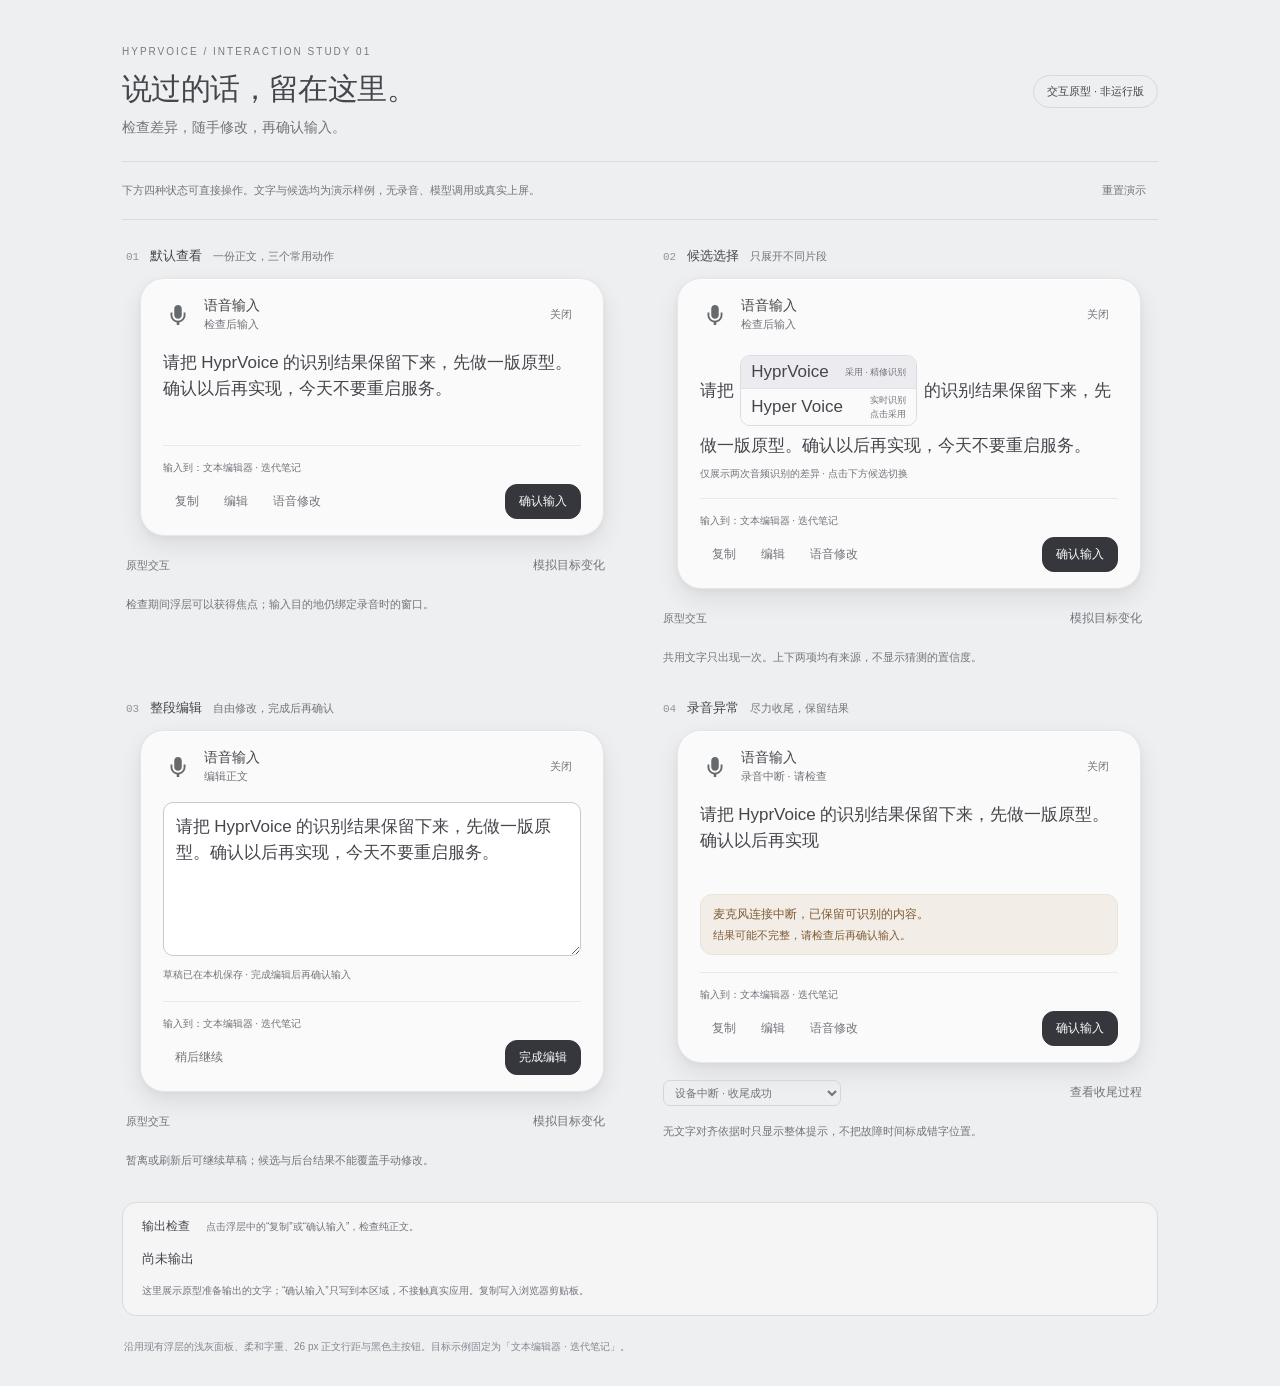
<file: docs/result-review-prototype/index.html>
<!doctype html>
<html lang="zh-CN">
<meta charset="utf-8">
<meta name="viewport" content="width=device-width,initial-scale=1">
<title>HyprVoice · 结果检查原型</title>
<link rel="stylesheet" href="style.css">
<body>
<main>
  <header class="page-header">
    <div><p class="eyebrow">HYPRVOICE / INTERACTION STUDY 01</p><h1>说过的话，留在这里。</h1><p class="intro">检查差异，随手修改，再确认输入。</p></div>
    <span class="prototype-label">交互原型 · 非运行版</span>
  </header>
  <div class="demo-bar"><p>下方四种状态可直接操作。文字与候选均为演示样例，无录音、模型调用或真实上屏。</p><button id="reset">重置演示</button></div>
  <div class="board" id="board"></div>
  <section class="output" aria-label="原型输出检查"><div class="output-heading"><h2>输出检查</h2><span id="output-status" role="status">点击浮层中的“复制”或“确认输入”，检查纯正文。</span></div><pre id="output-text">尚未输出</pre><p>这里展示原型准备输出的文字；“确认输入”只写到本区域，不接触真实应用。复制写入浏览器剪贴板。</p></section>
  <footer class="page-footer">沿用现有浮层的浅灰面板、柔和字重、26 px 正文行距与黑色主按钮。目标示例固定为「文本编辑器 · 迭代笔记」。</footer>
</main>
<script src="prototype.js"></script>
</body>
</html>
</file>
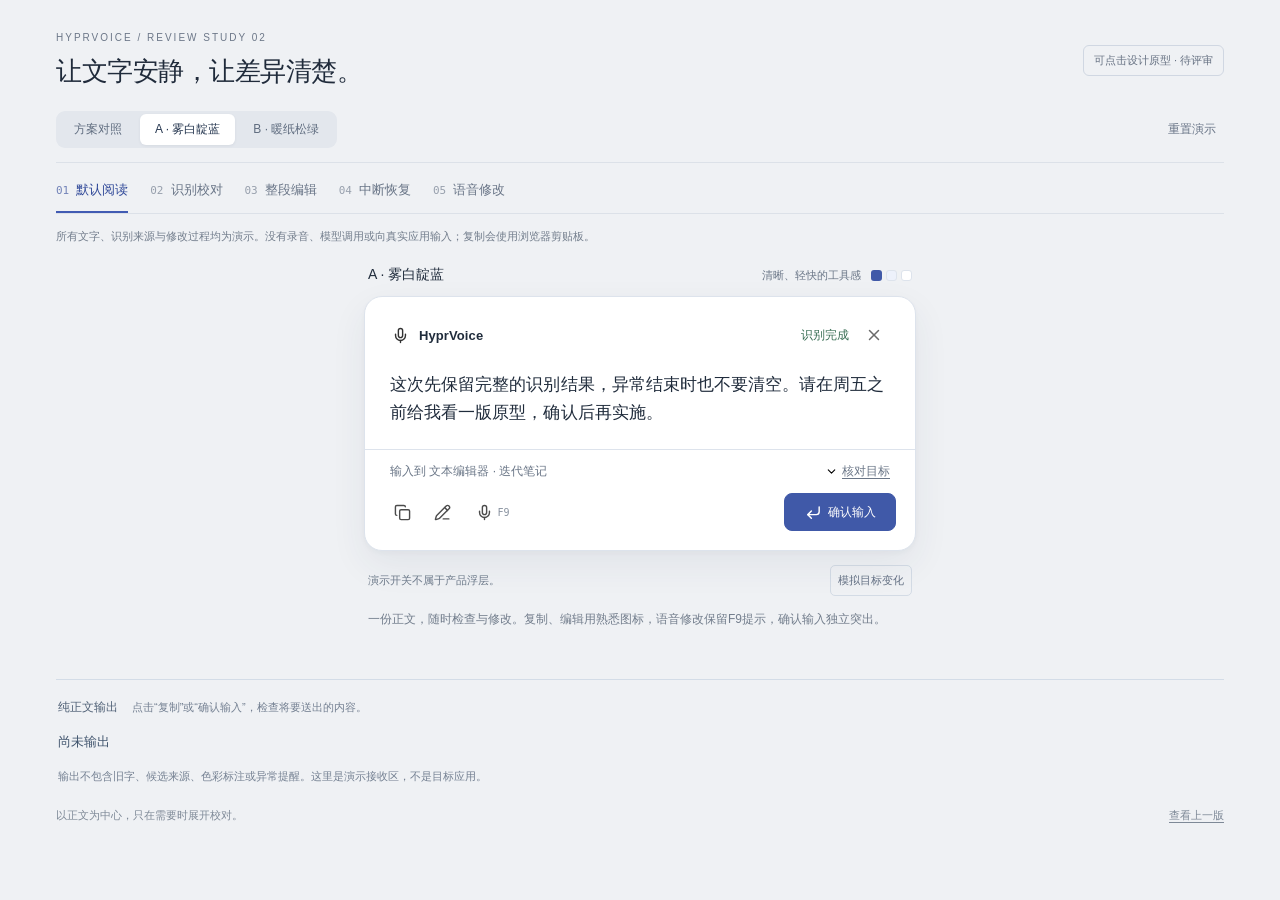
<file: docs/result-review-prototype/v2/index.html>
<!doctype html>
<html lang="zh-CN"><head><meta charset="utf-8"><meta name="viewport" content="width=device-width,initial-scale=1"><title>HyprVoice · 细读与校对 / 第二版</title><link rel="stylesheet" href="style.css?v=02-compact-final"></head>
<body><main>
<header class="studio-header"><div><p class="eyebrow">HYPRVOICE / REVIEW STUDY 02</p><h1>让文字安静，让差异清楚。</h1></div><span class="prototype-label">可点击设计原型 · 待评审</span></header>
<div class="studio-toolbar"><nav class="theme-tabs" aria-label="视觉方案"><button data-theme="compare">方案对照</button><button data-theme="indigo">A · 雾白靛蓝</button><button data-theme="sage">B · 暖纸松绿</button></nav><button class="reset" id="reset">重置演示</button></div>
<nav class="state-tabs" aria-label="体验状态"><button data-state="read"><span>01</span>默认阅读</button><button data-state="asr"><span>02</span>识别校对</button><button data-state="edit"><span>03</span>整段编辑</button><button data-state="error"><span>04</span>中断恢复</button><button data-state="voice"><span>05</span>语音修改</button></nav>
<p class="demo-note">所有文字、识别来源与修改过程均为演示。没有录音、模型调用或向真实应用输入；复制会使用浏览器剪贴板。</p>
<div id="stage"></div>
<section class="inspect" aria-label="原型输出检查"><header><h2>纯正文输出</h2><span id="output-status" role="status">点击“复制”或“确认输入”，检查将要送出的内容。</span></header><p id="output-text">尚未输出</p><p class="fine">输出不包含旧字、候选来源、色彩标注或异常提醒。这里是演示接收区，不是目标应用。</p></section>
<footer class="studio-footer"><span>以正文为中心，只在需要时展开校对。</span><a href="../index.html">查看上一版</a></footer>
</main><script src="prototype.js?v=02-compact-final"></script></body></html>
</file>
<file: docs/result-review-prototype/style.css>
:root{font-family:"Noto Sans CJK SC",sans-serif;color:#45464c;background:#eeeff1;font-synthesis:none;font-weight:400}*{box-sizing:border-box}body{margin:0}button,select,textarea{font:inherit}button{cursor:pointer}button:focus-visible,select:focus-visible,textarea:focus-visible{outline:2px solid #696d7b;outline-offset:3px}button:disabled{opacity:.42;cursor:default}main{max-width:1100px;margin:auto;padding:46px 32px 30px}.page-header{display:flex;justify-content:space-between;align-items:center;gap:20px}.eyebrow{font-size:10px;letter-spacing:2px;color:#797b83;margin:0 0 12px}h1{font-size:30px;font-weight:450;letter-spacing:-.6px;margin:0 0 9px}.intro{font-size:14px;color:#73747b;margin:0}.prototype-label{font-size:11px;border:1px solid #d7d8dd;border-radius:20px;padding:8px 13px;white-space:nowrap}.demo-bar{display:flex;align-items:center;justify-content:space-between;gap:20px;margin:24px 0 27px;padding:12px 0;border-top:1px solid #dadce1;border-bottom:1px solid #dadce1}.demo-bar p{font-size:11px;line-height:19px;color:#73747b;margin:0}button{border:1px solid transparent;background:transparent;border-radius:12px;color:#73747b;padding:8px 11px;font-size:12px;font-weight:500;white-space:nowrap}button:hover:not(:disabled){background:#ececf0;color:#33343a}.demo-bar button{font-size:11px}.board{display:grid;grid-template-columns:repeat(2,minmax(0,1fr));gap:32px 38px}.specimen{min-width:0}.specimen-heading{display:flex;align-items:baseline;gap:11px;margin:0 0 13px 4px}.index{font:11px monospace;color:#92949c}.specimen h2{font-size:13px;font-weight:500;margin:0}.specimen-heading p{font-size:11px;color:#73747b;margin:0}.voice-panel{background:#fafafa;border:1px solid #e5e5eb;border-radius:24px;box-shadow:0 10px 24px #00000015,0 2px 6px #0000000a,inset 0 1px 0 #ffffffd9;padding:18px 22px 16px;max-width:464px;margin:auto}.panel-header{display:flex;align-items:center;gap:11px;margin-bottom:18px}.mic{width:20px;height:20px;margin:0 5px;opacity:.72}.identity{flex:1}.voice-heading{font-size:14px;font-weight:500;margin:0 0 2px}.voice-status{font-size:11px;color:#73747b;margin:0}.close{font-size:11px;padding:6px 8px}.text-body{font-size:17px;font-weight:350;line-height:26px;min-height:78px;max-height:216px;overflow:auto;white-space:pre-wrap;overflow-wrap:anywhere}.text-body p{margin:0}.divider{height:1px;background:#e9e9ed;margin:17px 0 10px;border-radius:1px}.target{font-size:10px;color:#73747b;display:flex;justify-content:space-between;align-items:center;gap:8px;min-height:23px}.target button{font-size:10px;padding:4px 7px}.actions{display:flex;align-items:center;gap:1px;margin-top:5px}.actions .spacer{flex:1}.primary{color:#fafafa;background:#36373d;border-color:#36373d;padding:8px 13px}.primary:hover:not(:disabled){background:#414248;color:#fafafa}.voice-warning{font-size:12px;line-height:20px;color:#805b35;background:#f2ede6;border:1px solid #eae3d9;border-radius:12px;padding:9px 12px;margin-top:14px}.voice-warning strong{font-weight:500}.voice-warning p{margin:1px 0 0;font-size:11px}.candidate{display:inline-flex;vertical-align:middle;flex-direction:column;min-width:177px;margin:5px 2px 7px;line-height:24px;border:1px solid #dcdde2;border-radius:10px;overflow:hidden;white-space:normal;font-weight:400}.choice{display:flex;gap:14px;align-items:center;justify-content:space-between;width:100%;border:0;border-radius:0;padding:4px 10px;color:#45464c;font-size:17px;font-weight:350;text-align:left}.choice.current{background:#ececf0}.choice.alternative{background:#fafafa;border-top:1px solid #e1e2e6}.choice.alternative:hover{background:#e7e8ed}.choice small{font-size:9px;font-weight:400;color:#73747b;line-height:14px;text-align:right}.candidate-hint{font-size:10px;color:#73747b;margin:8px 0 0}.editor{width:100%;min-height:154px;resize:vertical;border:1px solid #c8cad2;border-radius:10px;padding:11px 12px;background:#fff;color:#45464c;font-size:17px;font-weight:350;line-height:26px}.draft-note{font-size:10px;color:#73747b;margin:8px 0 0;min-height:16px}.badge{font-size:10px;font-weight:400;color:#73747b;margin-top:10px}.demo-controls{font-size:11px;color:#73747b;display:flex;align-items:center;justify-content:space-between;gap:12px;margin:12px 4px 0}.demo-controls select{font-size:11px;max-width:260px;background:transparent;color:#73747b;border:1px solid #d5d6dc;border-radius:7px;padding:5px 7px}.description{font-size:11px;line-height:19px;color:#73747b;margin:12px 4px 0}.output{border:1px solid #d9dbe0;border-radius:14px;margin-top:32px;padding:15px 19px;background:#f5f5f6}.output-heading{display:flex;align-items:baseline;gap:16px;flex-wrap:wrap}.output h2{font-size:12px;font-weight:500;margin:0}.output span,.output p{font-size:10px;color:#73747b;line-height:18px}.output pre{font-family:inherit;font-size:13px;line-height:22px;white-space:pre-wrap;margin:12px 0}.output p{margin:0}.page-footer{font-size:10px;line-height:18px;color:#858790;margin:22px 2px 0}.hidden{display:none}.notice{font-size:11px;color:#805b35;margin:9px 0 0;line-height:18px}.closed{padding:55px 20px;text-align:center;min-height:280px}.closed p{font-size:12px;color:#73747b}.voice-empty{color:#9698a0;font-size:16px} @media(max-width:830px){main{padding:28px 20px}.board{grid-template-columns:1fr;gap:28px}.voice-panel{max-width:464px}.specimen{max-width:464px;width:100%;margin:auto}.page-header{align-items:flex-start}h1{font-size:25px}.specimen-heading p{font-size:10px}.demo-bar{align-items:flex-start}.output-heading{gap:5px}.prototype-label{font-size:10px;padding:6px 9px}.actions button{padding-left:9px;padding-right:9px}}
</file>
<file: docs/result-review-prototype/v2/style.css>
:root{font-family:"Noto Sans CJK SC",sans-serif;color:#202b3b;background:#eff1f4;font-synthesis:none;font-weight:400;--muted:#6b7481;--line:#dce1e8}*{box-sizing:border-box}body{margin:0}button,textarea,select{font:inherit}button{cursor:pointer}button:disabled{cursor:default;opacity:.42}a{color:inherit}button:focus-visible,a:focus-visible,select:focus-visible{outline:3px solid #9cacf3;outline-offset:3px}main{max-width:1232px;padding:32px 32px 24px;margin:auto}.studio-header{display:flex;align-items:center;justify-content:space-between;gap:20px}.eyebrow{font-size:10px;letter-spacing:2px;color:#6c7788;margin:0 0 10px}h1{font-size:26px;line-height:36px;letter-spacing:-.5px;font-weight:500;margin:0}.prototype-label{font-size:11px;color:#677283;border:1px solid #d0d7e2;border-radius:6px;padding:7px 10px;white-space:nowrap}.studio-toolbar{display:flex;align-items:center;justify-content:space-between;border-bottom:1px solid var(--line);margin:22px 0 0;padding-bottom:14px}.theme-tabs{display:flex;gap:3px;background:#e3e7ed;padding:3px;border-radius:9px}.theme-tabs button{border:0;border-radius:6px;padding:7px 15px;background:transparent;font-size:12px;color:#5f6c7f}.theme-tabs button[aria-pressed=true]{background:#fff;color:#263750;box-shadow:0 1px 3px #25395512}.reset{border:0;background:transparent;font-size:12px;color:#697587;padding:8px}.state-tabs{display:flex;gap:22px;border-bottom:1px solid var(--line);margin-top:4px;overflow:auto}.state-tabs button{border:0;border-bottom:2px solid transparent;background:transparent;border-radius:0;padding:14px 0 12px;font-size:13px;color:#697587;white-space:nowrap}.state-tabs button span{font:11px monospace;margin-right:7px;opacity:.65}.state-tabs button[aria-current=page]{color:#2f4898;border-bottom-color:#415bb3}.demo-note{font-size:11px;color:#727d8c;line-height:20px;margin:12px 0 20px}.pair{display:grid;grid-template-columns:repeat(2,minmax(0,1fr));gap:32px}.focus{display:flex;justify-content:center}.scheme{min-width:0;--surface:#fff;--ink:#202c3c;--secondary:#6a7687;--border:#dde3ec;--soft:#f4f6fa;--accent:#4059a8;--accent-deep:#30488f;--accent-soft:#edf1fb;--tag:#e6ecfa;--radius:18px;--paper:'Noto Sans CJK SC',sans-serif}.scheme.sage{--surface:#fffdf8;--ink:#293d37;--secondary:#6d7b72;--border:#dedfd5;--soft:#f4f3ec;--accent:#386c5d;--accent-deep:#275649;--accent-soft:#edf4ee;--tag:#e2eee5;--radius:13px;--paper:'Noto Serif CJK SC','Noto Serif SC',serif}.scheme-title{display:flex;align-items:baseline;justify-content:space-between;margin:0 4px 12px;gap:15px}.scheme-title h2{font-size:14px;font-weight:500;margin:0;color:var(--ink)}.scheme-title p{font-size:11px;color:var(--secondary);margin:0}.voice-panel{width:100%;max-width:552px;color:var(--ink);background:var(--surface);border:1px solid var(--border);border-radius:var(--radius);box-shadow:0 14px 36px #24334e12,0 2px 5px #24334e08;margin:auto;position:relative}.focus .scheme{width:552px}.panel-top{padding:20px 23px 0;display:flex;align-items:center;gap:10px}.app-mark{width:32px;height:32px;background:var(--accent-soft);border-radius:10px;display:flex;align-items:center;justify-content:center}.app-mark img{width:17px;height:17px;opacity:.8}.identity{flex:1;display:flex;align-items:baseline;gap:8px}.brand{font-size:13px;font-weight:600;letter-spacing:.1px}.session-note{font-size:11px;color:var(--secondary)}.icon-button{border:0;background:transparent;border-radius:7px;width:36px;height:36px;padding:9px;display:inline-flex;align-items:center;justify-content:center;color:var(--secondary)}.icon-button:hover{background:var(--soft)}.icon-button img{width:18px;height:18px;opacity:.58}.panel-heading{padding:20px 25px 0;display:flex;align-items:center;justify-content:space-between;gap:12px}.panel-heading h3{font-size:16px;line-height:24px;font-weight:500;margin:0;letter-spacing:.1px}.status{font-size:12px;line-height:20px;padding:2px 8px;border-radius:5px;background:var(--accent-soft);color:var(--accent);white-space:nowrap}.status.warning-status{background:#fff0d2;color:#805a0c}.status.draft-status{color:#6b6393;background:#f0edf8}.status.success{color:#376d53;background:#edf6ee}.subline{font-size:12px;color:var(--secondary);padding:6px 25px 0;line-height:20px}.document-tools{display:flex;justify-content:space-between;align-items:center;padding:16px 25px 0;min-height:48px;gap:12px}.view-switch{display:inline-flex;border:1px solid var(--border);border-radius:7px;padding:2px;gap:1px}.view-switch button{font-size:12px;line-height:20px;padding:3px 9px;color:var(--secondary);border:0;border-radius:4px;background:transparent;white-space:nowrap}.view-switch button[aria-pressed=true]{color:var(--accent);background:var(--accent-soft);font-weight:500}.source-note{font-size:12px;color:var(--secondary);display:flex;align-items:center;gap:7px}.source-note button{color:var(--accent);border:0;background:transparent;font-size:12px;padding:2px 0}.document{padding:17px 25px 22px;position:relative}.body-text{font-family:var(--paper);font-size:17px;line-height:28px;font-weight:400;letter-spacing:.05px;overflow-wrap:anywhere;white-space:pre-wrap;min-height:112px}.body-text p{margin:0}.body-text p+p{margin-top:13px}.sage .body-text{font-size:17px;line-height:29px;font-weight:400}.asr-mark{border:0;border-bottom:1.5px dotted #bd850f;border-radius:3px;background:#fff4d6;color:#614c24;padding:0 2px;line-height:23px;font-family:inherit;font-size:inherit;font-weight:inherit;white-space:nowrap}.asr-mark.active{background:#ffe9ab;border-bottom-style:solid;outline:2px solid #ebce86;outline-offset:2px}.asr-mark.resolved{background:var(--accent-soft);border-bottom:1.5px solid var(--accent);color:var(--accent)}.asr-legend{display:flex;align-items:center;justify-content:space-between;gap:12px;margin-top:13px;font-size:12px;color:var(--secondary)}.key-waiting{background:#fff3d4;border-bottom:1px dotted #aa760d;padding:1px 4px;color:#785618;font-size:11px}.nav-diff{display:flex;align-items:center;gap:7px}.nav-diff button{border:0;background:transparent;color:var(--accent);font-size:12px;padding:3px 1px}.candidate-popup{position:absolute;z-index:4;width:310px;background:var(--surface);border:1px solid #c6d0e2;border-radius:12px;box-shadow:0 12px 30px #1c304d29;left:25px;top:90px;padding:5px}.candidate-popup .popup-heading{display:flex;justify-content:space-between;align-items:center;padding:7px 9px 9px;font-size:12px;color:var(--secondary)}.candidate-row{width:100%;display:flex;align-items:center;justify-content:space-between;gap:12px;border:1px solid transparent;border-radius:7px;padding:10px 11px;text-align:left;background:transparent;color:var(--ink)}.candidate-row.current{border-color:var(--border);background:var(--accent-soft)}.candidate-row:not(.current):hover{background:var(--soft)}.candidate-row .word{font-size:17px;line-height:25px}.candidate-row .source{font-size:12px;color:var(--secondary);line-height:19px;text-align:right}.candidate-row .selected-label{font-size:11px;color:var(--accent);margin-right:8px}.candidate-divider{height:1px;background:var(--border);margin:4px 8px}.popup-tip{font-size:11px;color:var(--secondary);line-height:19px;padding:7px 10px 4px}.close-popup{width:auto;font-size:11px;padding:0 3px;height:20px}.editor-wrap{background:var(--soft);border:1px solid var(--border);border-radius:10px;padding:13px 15px;margin:0 -4px;box-shadow:inset 0 1px 2px #1e375d03}.editor-wrap:focus-within{border-color:var(--accent);box-shadow:0 0 0 3px var(--accent-soft)}.editor{display:block;resize:vertical;min-height:168px;width:100%;background:transparent;border:0;outline:0;padding:0;color:var(--ink);font-family:var(--paper);font-size:17px;line-height:28px;font-weight:400}.editor-info{display:flex;justify-content:space-between;font-size:12px;color:var(--secondary);margin-top:12px;gap:10px}.draft-resume{display:flex;align-items:center;justify-content:space-between;border-top:1px dashed var(--border);padding-top:11px;margin-top:14px;font-size:12px;color:#74668f}.draft-resume button{background:transparent;border:0;color:var(--accent);font-size:12px}.alert{display:flex;gap:10px;padding:12px 14px;margin:0 25px 20px;border:1px solid #ecd5a0;background:#fff7e7;border-radius:9px;color:#79591b}.alert img{width:17px;height:17px;opacity:.75;flex:none;margin-top:2px}.alert strong{font-size:12px;line-height:20px;font-weight:500;display:block}.alert p{font-size:12px;line-height:20px;color:#846a3f;margin:3px 0 0}.alert a,.alert button{border:0;background:transparent;padding:0;color:#79591b;text-decoration:underline;text-underline-offset:3px;font-size:12px}.alert.details{background:var(--soft);border-color:var(--border);color:var(--secondary)}.recover-status{display:flex;align-items:center;gap:8px;font-size:12px;line-height:20px;color:var(--secondary);margin-top:12px}.processing-icon{width:16px;height:16px}.target-line{border-top:1px solid var(--border);padding:11px 25px 0;display:flex;align-items:center;justify-content:space-between;font-size:12px;color:var(--secondary);gap:10px}.target-line strong{font-weight:400;color:var(--secondary)}.target-line button{border:0;background:transparent;color:var(--secondary);font-size:11px;padding:0;text-decoration:underline;text-underline-offset:3px}.panel-actions{display:flex;align-items:center;gap:5px;padding:12px 19px 19px}.action{border:1px solid transparent;border-radius:8px;background:transparent;color:var(--secondary);font-size:12px;line-height:20px;padding:8px 9px;display:inline-flex;align-items:center;justify-content:center;gap:6px;white-space:nowrap}.action:hover:not(:disabled){background:var(--soft);color:var(--ink)}.action img{width:17px;height:17px;opacity:.7}.action.secondary{border-color:var(--border);background:var(--surface);color:var(--ink)}.action.primary{background:var(--accent);border-color:var(--accent);color:#fff;padding:8px 15px;font-weight:500}.action.primary:hover:not(:disabled){background:var(--accent-deep)}.action kbd{font:10px monospace;padding:0 3px;border:1px solid var(--border);border-radius:3px;opacity:.8}.spacer{flex:1}.inline-notice{font-size:12px;line-height:20px;padding:0 25px 16px;color:var(--accent)}.demo-controls{display:flex;align-items:center;justify-content:space-between;gap:12px;margin:14px 4px 0;color:#6d7a8a;font-size:11px;line-height:19px}.demo-controls button,.demo-controls select{background:transparent;border:1px solid #d3dbe5;border-radius:5px;padding:5px 7px;font-size:11px;color:#647184}.scheme-description{font-size:12px;line-height:21px;margin:13px 4px 0;color:#727d8c;max-width:552px}.instruction{margin-top:17px;border-left:2px solid var(--accent);background:var(--accent-soft);padding:10px 13px;border-radius:0 6px 6px 0}.instruction .label{font-size:11px;color:var(--accent);margin-bottom:5px}.instruction p{font-size:13px;line-height:22px;color:var(--ink);margin:0}.voice-progress{font-size:12px;color:var(--accent);margin-top:12px}.voice-progress strong{font-weight:500}.change-add{background:#e8f4e9;color:#295c3e;text-decoration:underline;text-decoration-color:#67a77b;text-underline-offset:4px;padding:1px 2px;border-radius:3px}.change-delete{background:#faece7;color:#965b50;text-decoration:line-through;text-decoration-thickness:1px;padding:1px 2px;border-radius:3px}.change-replace{background:#eaf0fc;color:#35578c;text-decoration:underline;text-decoration-color:#85a0d0;text-underline-offset:4px;padding:1px 2px;border-radius:3px}.change-tag{font-family:'Noto Sans CJK SC',sans-serif;font-size:10px;vertical-align:middle;margin:0 3px;white-space:nowrap}.change-legend{display:flex;gap:12px;align-items:center;margin-top:15px;font-size:11px;color:var(--secondary);flex-wrap:wrap}.change-legend span{font-size:11px}.old-word{display:block;margin:12px 0 0;padding:9px 11px;background:var(--soft);border-radius:6px;font-family:'Noto Sans CJK SC',sans-serif;font-size:12px;line-height:21px;color:var(--secondary)}.old-word em{font-style:normal;color:var(--ink)}.history-button{border:0;background:transparent;color:var(--accent);font-size:12px;padding:0;display:flex;gap:5px;align-items:center}.history-button img{width:13px;height:13px;opacity:.7}.empty-result{color:var(--secondary);font-size:16px;line-height:28px}.inspect{border-top:1px solid #d3dce7;margin:28px 0 0;padding:17px 2px 0}.inspect header{display:flex;align-items:baseline;gap:14px;flex-wrap:wrap}.inspect h2{font-size:12px;line-height:20px;font-weight:500;margin:0;color:#516277}.inspect span,.fine{font-size:11px;line-height:20px;color:#748092}.inspect #output-text{font-size:13px;line-height:23px;white-space:pre-wrap;color:#3f536c}.fine{margin:4px 0}.studio-footer{display:flex;justify-content:space-between;margin-top:22px;font-size:11px;color:#7e8997;gap:20px}.studio-footer a{text-underline-offset:3px}.sheet{display:grid;grid-template-columns:repeat(2,minmax(0,1fr));gap:38px 32px}.sheet-label{font-size:12px;color:#68778c;margin:0 4px 12px}.sheet .scheme-title{display:none}.closed{padding:65px 25px;text-align:center;color:var(--secondary);font-size:13px}.closed button{margin-top:15px}.theme-description{display:flex;align-items:center;gap:10px}.swatches{display:flex;gap:4px}.swatches span{width:11px;height:11px;border-radius:3px;background:var(--accent)}.swatches span:nth-child(2){background:var(--accent-soft);border:1px solid var(--border)}.swatches span:nth-child(3){background:var(--surface);border:1px solid var(--border)}
@media(min-width:1600px){main{max-width:1328px;padding-top:44px}.pair{gap:64px}.scheme-title,.scheme-description,.demo-controls{max-width:552px;margin-left:auto;margin-right:auto}.scheme-title{margin-bottom:12px}.scheme-description{margin-top:13px}.demo-controls{margin-top:14px}.sheet{gap:42px 64px}}
@media(max-width:1000px){.pair{grid-template-columns:1fr;gap:35px}.pair .scheme{max-width:552px;margin:auto;width:100%}.sheet{grid-template-columns:1fr}.scheme-title{align-items:flex-start}.state-tabs{gap:20px}main{padding:25px 20px}.prototype-label{display:none}.studio-header h1{font-size:23px}.focus .scheme{width:min(552px,100%)}.theme-tabs button{padding:7px 10px}.panel-actions{padding-left:16px;padding-right:16px}.source-note{font-size:11px}}@media(max-width:540px){main{padding:20px 12px}.studio-toolbar{gap:8px}.theme-tabs button{font-size:10px;padding:7px 8px}.reset{font-size:10px}.panel-top{padding-left:18px;padding-right:18px}.panel-heading,.subline{padding-left:20px;padding-right:20px}.document-tools{padding-left:20px;padding-right:20px}.document{padding-left:20px;padding-right:20px}.session-note{display:none}.action{font-size:11px;padding-left:7px;padding-right:7px;gap:4px}.action img{display:none}.action.primary{padding-left:11px;padding-right:11px}.panel-actions{gap:2px;padding-left:14px;padding-right:14px}.body-text{font-size:16px}.candidate-popup{width:min(310px,calc(100% - 30px));left:15px}.view-switch button{font-size:10px;padding:3px 7px}.source-note{font-size:10px}.demo-controls{flex-wrap:wrap}.target-line{padding-left:20px;padding-right:20px}.alert{margin-left:20px;margin-right:20px}}

/* One active comparison after the paragraph: no double-height word chips or occluded text. */
.candidate-popup{position:relative;top:auto;left:auto;width:100%;margin-top:12px;box-shadow:0 3px 12px #1c304d0d;border-color:var(--border);border-radius:10px}.candidate-popup .popup-heading{padding:5px 8px 7px}.candidate-row{padding:7px 10px}.candidate-row .source{line-height:19px}.popup-tip{display:none}.candidate-divider{margin:2px 8px}.close-popup{min-width:36px;min-height:28px;padding:2px 4px}.action.icon-only{width:36px;height:38px;padding:9px}.action.primary img{filter:brightness(0) invert(1);opacity:1}.action.primary{min-width:112px}.panel-actions [data-action=voice]{min-width:119px}.voice-progress{display:flex;align-items:center;gap:7px}.voice-progress img{width:15px;height:15px}.voice-progress img[src$="loader.svg"],.loading img{animation:spin 1.3s linear infinite}.target-line button{display:flex;align-items:center;gap:4px}.target-line button img{width:13px;height:13px}.inline-notice{margin:0}.action.primary.loading{opacity:1;background:var(--accent);color:#fff}.source-note{font-size:12px}.status,.view-switch button{font-size:12px}.scheme.sage{--secondary:#637269}@keyframes spin{to{transform:rotate(360deg)}}@media(prefers-reduced-motion:reduce){.loading img,.voice-progress img{animation:none}}

.candidate-row:not(.current){cursor:pointer}.candidate-row .word{font-weight:400}.candidate-row .source{font-size:12px}.panel-actions .action:hover:not(:disabled){box-shadow:inset 0 0 0 1px var(--border)}.action.primary:hover:not(:disabled){box-shadow:none}.panel-actions .action:active:not(:disabled){transform:translateY(1px)}.source-note,.editor-info,.alert p,.alert strong{font-size:12px}

/* Keep compact product rhythm; do not inherit browser paragraph margins. */
.subline{margin:0}.panel-heading{padding-top:14px}.document-tools{padding-top:12px;min-height:44px}.body-text{min-height:84px}.target-line button{font-size:12px}.session-note{font-size:12px}.asr-legend .key-waiting{font-size:12px}.candidate-row .selected-label{font-size:12px}.instruction .label{font-size:12px}.change-tag{font-size:11px}.action.icon-only{color:var(--secondary)}.editor-info [data-char-count]{white-space:nowrap}

.body-text{min-height:0}.candidate-popup{margin-top:10px}.asr-legend{margin-top:12px}.document{padding-bottom:20px}.panel-actions .action{min-height:38px}.voice-panel .icon-button{min-width:36px;min-height:36px}.candidate-popup .close-popup{min-height:28px}.editor-info{line-height:20px}.target-line{line-height:20px}

.candidate-row.current{cursor:pointer}.candidate-row.current:hover{border-color:var(--accent)}.candidate-row.current .source{display:flex;flex-direction:column;align-items:flex-end}.candidate-row.current .selected-label{margin-right:0}

.key-done{background:var(--accent-soft);border-bottom:1px solid var(--accent);padding:1px 4px;color:var(--accent);font-size:12px}.scheme-description{min-height:42px}.candidate-row.current .selected-label{font-weight:500}

.change-tag{display:none}.change-replace{white-space:nowrap}.change-add,.change-delete,.change-replace{-webkit-box-decoration-break:clone;box-decoration-break:clone}.inline-notice.error{color:#79591b;background:#fff7e7;border-left:2px solid #bd8f36;padding:9px 12px;margin:0 25px 16px;border-radius:0 6px 6px 0}.inline-notice.warning{color:#79591b}

/* Everyday state: one quiet header, body, compact actions. */
.compact .app-mark{width:24px;height:24px;background:transparent;border-radius:0}.compact .identity{gap:0}.compact .panel-top{gap:7px}.compact .status{background:transparent;padding:0;color:#376d53}.compact .document{padding-top:18px;padding-bottom:22px}.compact .panel-actions{gap:4px}.voice-compact{gap:4px;padding-left:7px;padding-right:7px;min-width:58px}.voice-compact kbd{border:0;padding:0;font-size:10px}.compact .panel-actions [data-action=voice]{min-width:58px}.compact .panel-actions .action.icon-only{width:36px;padding:9px}.compact .status.draft-status{color:#6b6393}.compact .status:not(.success){color:var(--secondary)}

.replacement-button{font:inherit;line-height:inherit;letter-spacing:inherit;border:0;padding:1px 2px;border-radius:3px;cursor:pointer;text-align:left}.replacement-button:hover{background:#dce7fc}.change-delete{text-decoration-line:line-through;text-decoration-thickness:2px;text-decoration-color:#945b50}.compact .status.warning-status{color:#805a0c;background:#fff0d2;padding:1px 6px}.compact .status.success{color:#376d53}.compact .document-tools{padding-top:14px}.compact .body-text .replacement-button{display:inline}
</file>
